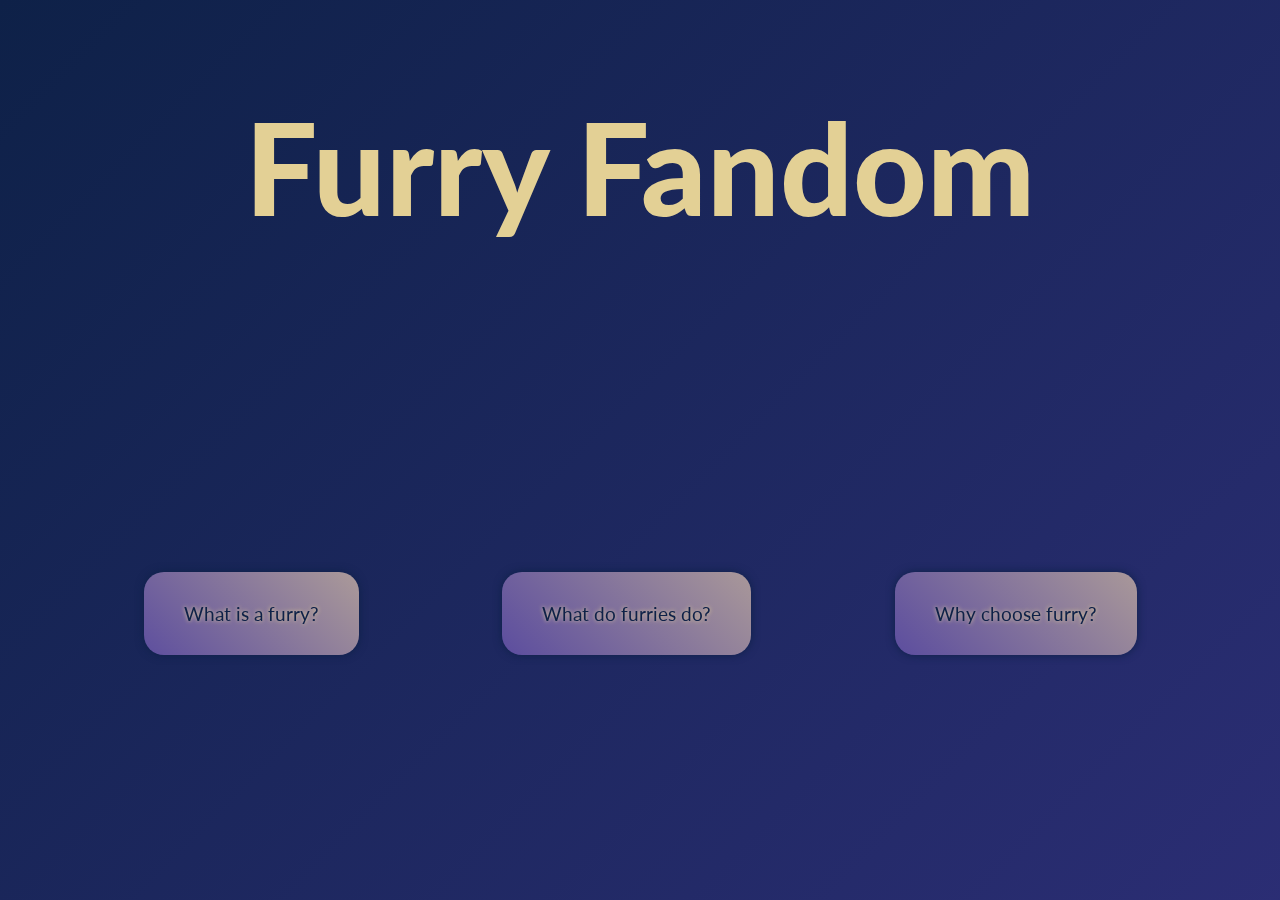
<file: index.html>
<!DOCTYPE html>
<html lang="en">
<head>
    <meta charset="UTF-8">
    <meta name="viewport" content="width=device-width, initial-scale=1.0">
    <title>Furry Fandom</title>
    <!-- Font Awesome -->
    <link rel="stylesheet" href="https://cdnjs.cloudflare.com/ajax/libs/font-awesome/6.4.2/css/all.min.css">
    <!-- Google Fonts: Lato -->
    <link href="https://fonts.googleapis.com/css2?family=Lato:wght@300;400;900&display=swap" rel="stylesheet">
    <!-- Custom CSS and JS-->
    <link rel="stylesheet" href="stylesheet.css">
    <script defer src="javascript.js"></script>
</head>
<body>
        <p id="bigText" class="txtb">Furry Fandom</p>
        <div id="Buttons">
            <a href="Links/WhatIsAFurry.html">What is a furry?</a>
            <a href="Links/WhatDoFurriesDo.html">What do furries do?</a>
            <a href="Links/Impact.html">Why choose furry?</a>
        </div>

</body>
</html>
</file>
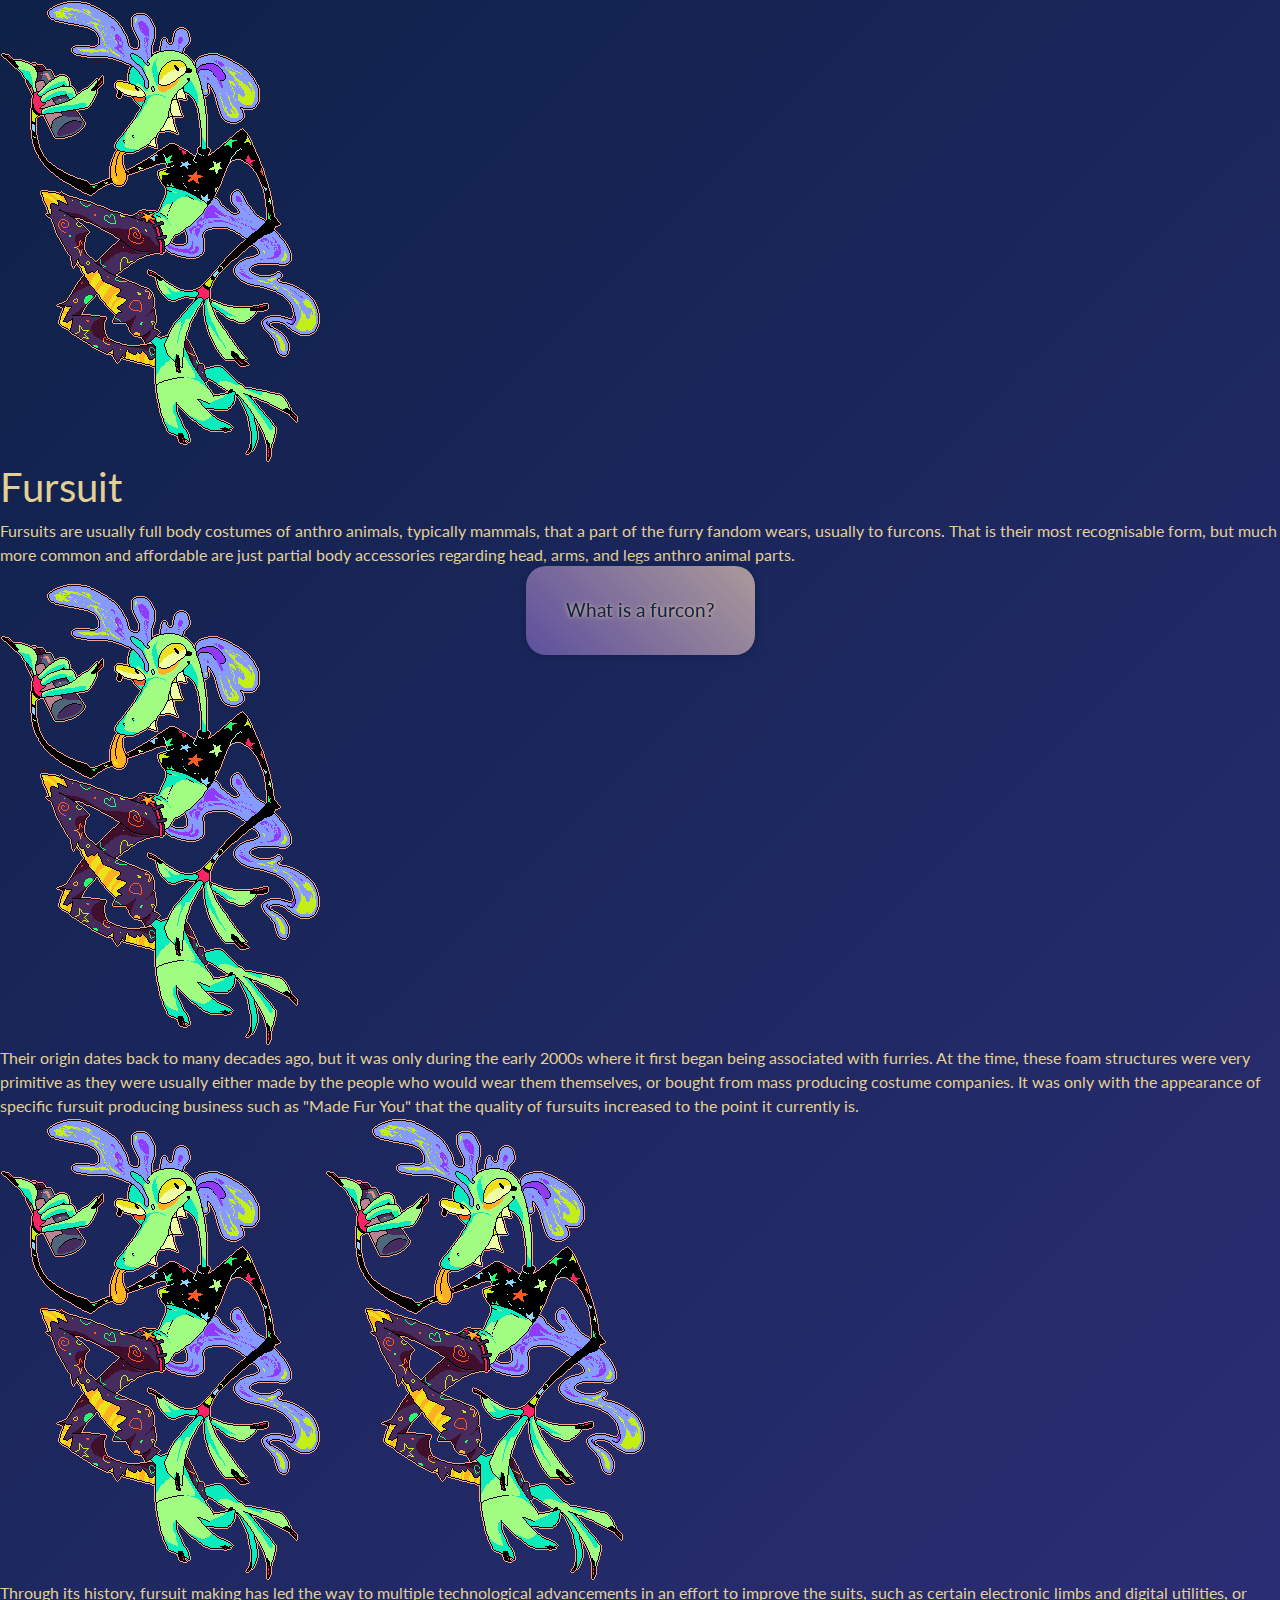
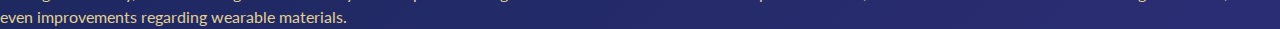
<file: WhatDoFurriesDo.html>
<!DOCTYPE html>
<html lang="en">
<head>
    <meta charset="UTF-8">
    <meta name="viewport" content="width=device-width, initial-scale=1.0">
    <title>What Do Furries Do?</title>
    <link href="https://cdn.jsdelivr.net/npm/bootstrap@5.3.5/dist/css/bootstrap.min.css" rel="stylesheet">
    <link rel="stylesheet" href="stylesheet.css">
    <link rel="stylesheet" href="https://cdnjs.cloudflare.com/ajax/libs/font-awesome/6.4.2/css/all.min.css">
    <link href="https://fonts.googleapis.com/css2?family=Lato:wght@300;400;900&display=swap" rel="stylesheet">
</head>
<body>
    <div id="content">
        <!-- ROW 1 -->
        <img src="Sea lizorse.png" alt="Fursuit">    
        <div>
            <h1>Fursuit</h1>
            <p>Fursuits are usually full body costumes of anthro animals, typically mammals, that a part of the furry fandom wears, usually to furcons. That is their most recognisable form, but much more common and affordable are just partial body accessories regarding head, arms, and legs anthro animal parts.</p>
        </div>
        <img src="Sea lizorse.png" alt="Fursuit">

        <!-- ROW 2 -->
        <div class="span2">
            Their origin dates back to many decades ago, but it was only during the early 2000s where it first began being associated with furries. At the time, these foam structures were very primitive as they were usually either made by the people who would wear them themselves, or bought from mass producing costume companies. It was only with the appearance of specific fursuit producing business such as "Made Fur You" that the quality of fursuits increased to the point it currently is.
        </div>
        <img src="Sea lizorse.png" alt="Fursuit">
        <!-- ROW 3 -->
        <img src="Sea lizorse.png" alt="Fursuit">
        <div class="span3">
            Through its history, fursuit making has led the way to multiple technological advancements in an effort to improve the suits, such as certain electronic limbs and digital utilities, or even improvements regarding wearable materials.
        </div>
    </div>
    <div id="Buttons">
        <a>What is a furcon?</a>
    </div>
</body>
</html>
</file>
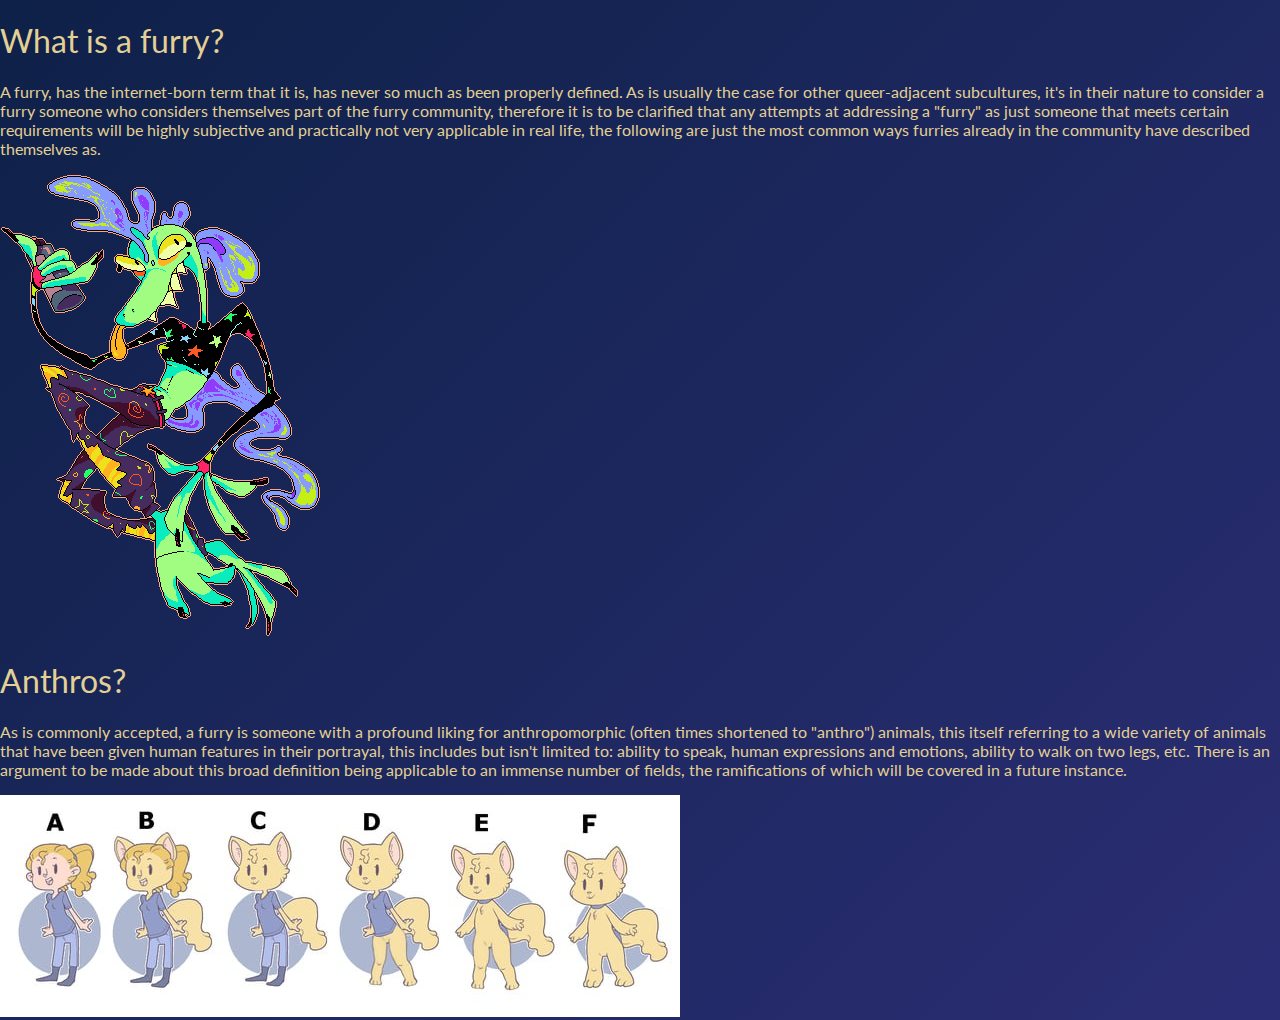
<file: WhatIsAFurry.html>
<!DOCTYPE html>
<html lang="en">
<head>
    <meta charset="UTF-8">
    <meta name="viewport" content="width=device-width, initial-scale=1.0">
    <title>Furry Fandom</title>
    <!-- Font Awesome -->
    <link rel="stylesheet" href="https://cdnjs.cloudflare.com/ajax/libs/font-awesome/6.4.2/css/all.min.css">
    <!-- Google Fonts: Lato -->
    <link href="https://fonts.googleapis.com/css2?family=Lato:wght@300;400;900&display=swap" rel="stylesheet">
    <!-- Custom CSS -->
    <link rel="stylesheet" href="stylesheet.css">
</head>
    <body>
        <div id="content">
            <!-- ROW 1 -->
            <div class="span2">
                <h1>What is a furry?</h1>
                <p>A furry, has the internet-born term that it is, has never so much as been properly defined. As is usually the case for other queer-adjacent subcultures, it's in their nature to consider a furry someone who considers themselves part of the furry community, therefore it is to be clarified that any attempts at addressing a "furry" as just someone that meets certain requirements will be highly subjective and practically not very applicable in real life, the following are just the most common ways furries already in the community have described themselves as.</p>
            </div>
            <img src="Sea lizorse.png" alt="Fursuit">    
            <!-- ROW 2 -->
            <div class="span3">
                <h1>Anthros?</h1>
                <p>As is commonly accepted, a furry is someone with a profound liking for anthropomorphic (often times shortened to "anthro") animals, this itself referring to a wide variety of animals that have been given human features in their portrayal, this includes but isn't limited to: ability to speak, human expressions and emotions, ability to walk on two legs, etc. There is an argument to be made about this broad definition being applicable to an immense number of fields, the ramifications of which will be covered in a future instance.</p>
            </div>
            <!-- ROW 3 -->
            <div class="span3">
                <img src="Pictures/What is furry/anthropomorphisation.jpg" alt="Anthropomorphisation">
            </div>
        </div>
    </body>
</html>
</file>
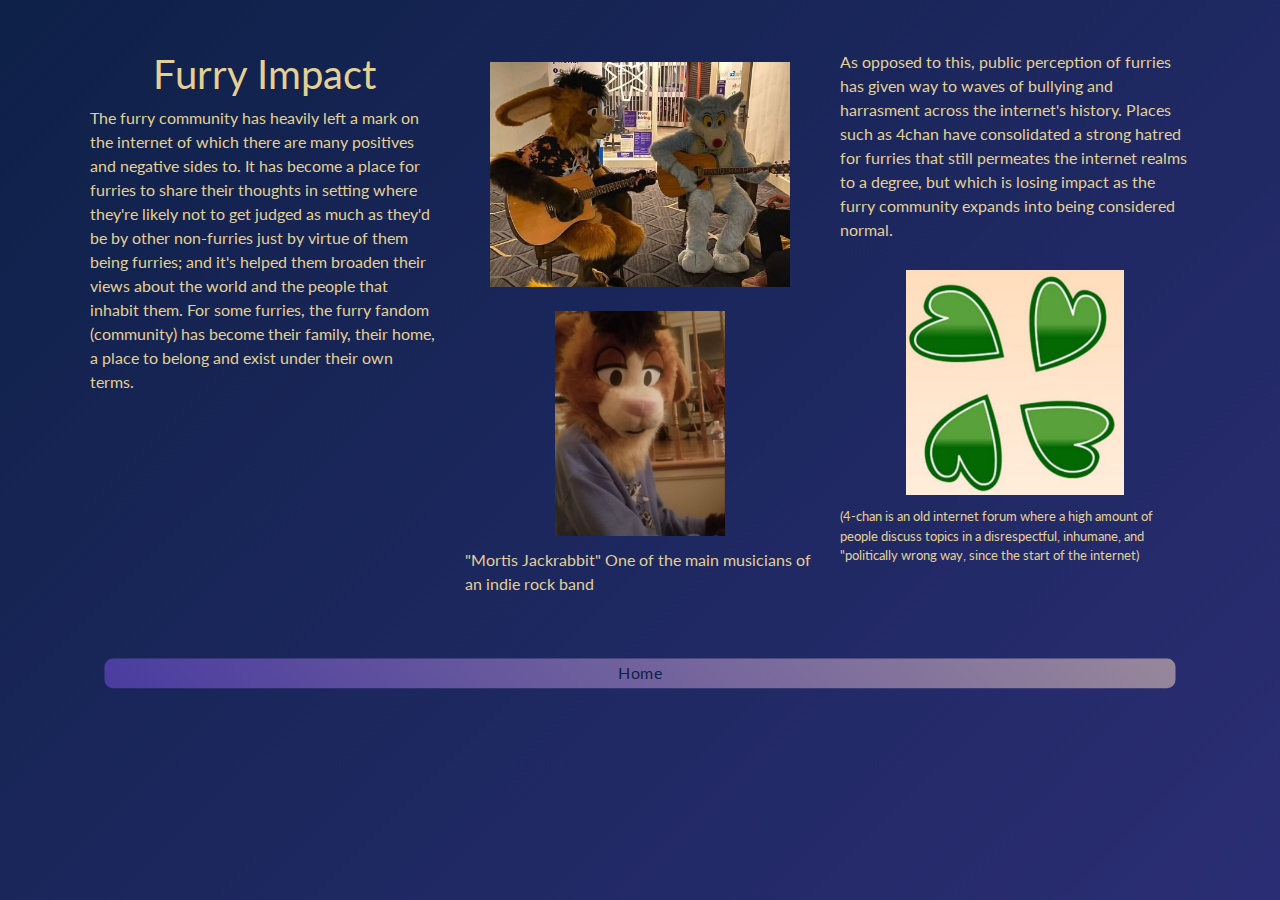
<file: Links/Impact.html>
<!DOCTYPE html>
<html lang="en">
<head>
    <meta charset="UTF-8">
    <meta name="viewport" content="width=device-width, initial-scale=1.0">
    <title>What Do Furries Do?</title>
    <link href="https://cdn.jsdelivr.net/npm/bootstrap@5.3.5/dist/css/bootstrap.min.css" rel="stylesheet">
    <link rel="stylesheet" href="../stylesheet.css">
    <link rel="stylesheet" href="https://cdnjs.cloudflare.com/ajax/libs/font-awesome/6.4.2/css/all.min.css">
    <link href="https://fonts.googleapis.com/css2?family=Lato:wght@300;400;900&display=swap" rel="stylesheet">
    <script defer src="../javascript.js"></script>
</head>
<body>
    <div class="v-content">
        <!-- Column1 -->
        <div>
            <h1>Furry Impact</h1>
            <p>The furry community has heavily left a mark on the internet of which there are many positives and negative sides to. It has become a place for furries to share their thoughts in setting where they're likely not to get judged as much as they'd be by other non-furries just by virtue of them being furries; and it's helped them broaden their views about the world and the people that inhabit them. For some furries, the furry fandom (community) has become their family, their home, a place to belong and exist under their own terms.</p>
        </div>
        <!-- Column2 -->
        <div>
            <img src="../Pictures/Why be a furry/music band.jpg">
            <img src="../Pictures/Why be a furry/rabbit boy.jpg">
            <footer>"Mortis Jackrabbit" One of the main musicians of an indie rock band</footer>
        </div>
        <!-- Column3 -->
        <div>
            <p>As opposed to this, public perception of furries has given way to waves of bullying and harrasment across the internet's history. Places such as 4chan have consolidated a strong hatred for furries that still permeates the internet realms to a degree, but which is losing impact as the furry community expands into being considered normal.</p>
            <img src="../Pictures/Why be a furry/4-chan.png">
            <footer style="font-size: small;">(4-chan is an old internet forum where a high amount of people discuss topics in a disrespectful, inhumane, and "politically wrong way, since the start of the internet)</footer>
        </div>
    </div>
    <a class="Button" href="../index.html">Home</a>
</body>
</html>
</file>
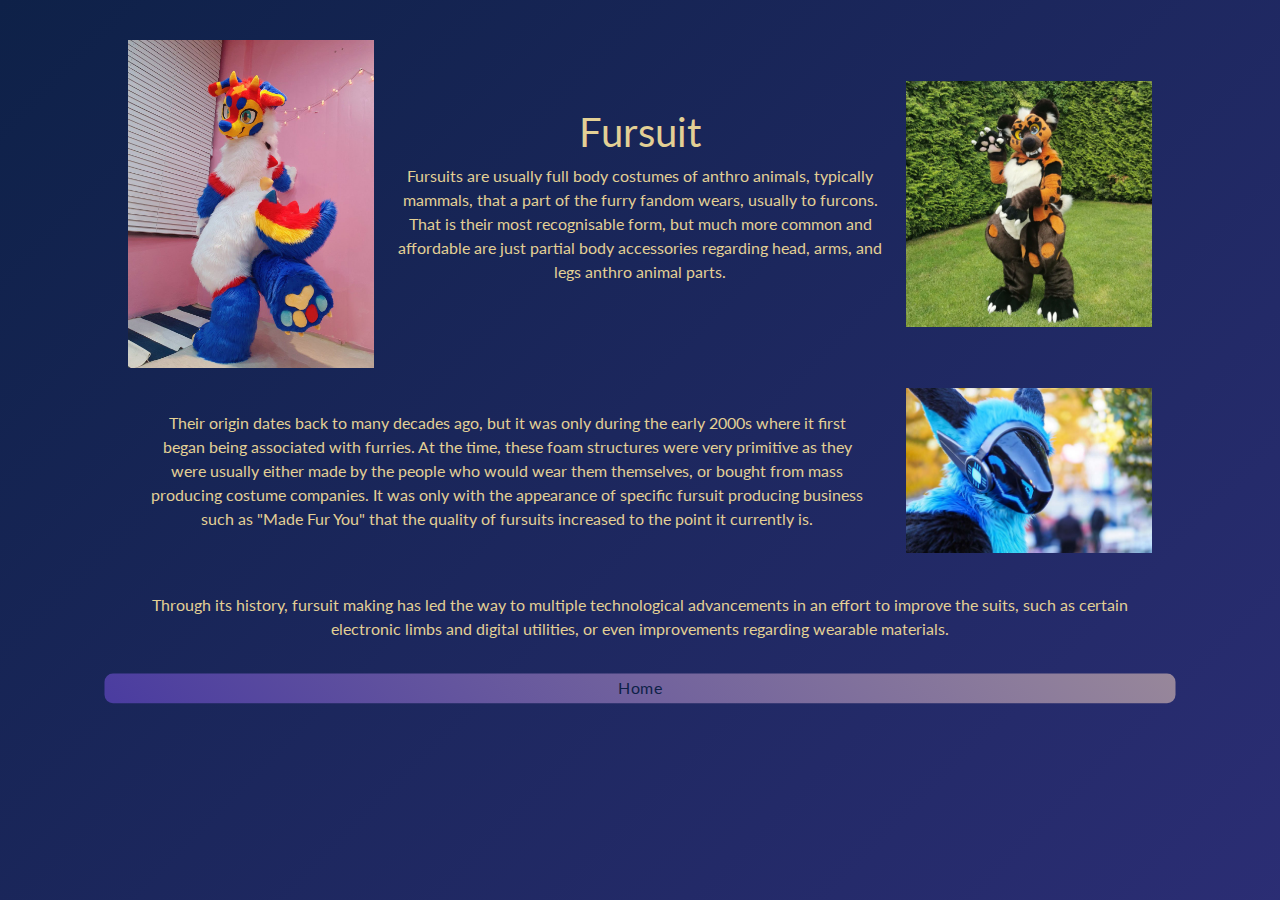
<file: Links/WhatDoFurriesDo.html>
<!DOCTYPE html>
<html lang="en">
<head>
    <meta charset="UTF-8">
    <meta name="viewport" content="width=device-width, initial-scale=1.0">
    <title>What Do Furries Do?</title>
    <link href="https://cdn.jsdelivr.net/npm/bootstrap@5.3.5/dist/css/bootstrap.min.css" rel="stylesheet">
    <link rel="stylesheet" href="../stylesheet.css">
    <link rel="stylesheet" href="https://cdnjs.cloudflare.com/ajax/libs/font-awesome/6.4.2/css/all.min.css">
    <link href="https://fonts.googleapis.com/css2?family=Lato:wght@300;400;900&display=swap" rel="stylesheet">
    <script defer src="../javascript.js"></script>
</head>
<body>
    <div class="content">
        <!-- ROW 1 -->
        <img src="../Pictures/What is furry/drago.jpg" alt="Anthropomorphisation">
        <!-- ROW 3 -->
        
        <div>
            <h1>Fursuit</h1>
            <p>Fursuits are usually full body costumes of anthro animals, typically mammals, that a part of the furry fandom wears, usually to furcons. That is their most recognisable form, but much more common and affordable are just partial body accessories regarding head, arms, and legs anthro animal parts.</p>
        </div>
        <img src="../Pictures/What is furry/orange.jpg" alt="Anthropomorphisation">
        
        <!-- ROW 2 -->
        <div class="span2">
            Their origin dates back to many decades ago, but it was only during the early 2000s where it first began being associated with furries. At the time, these foam structures were very primitive as they were usually either made by the people who would wear them themselves, or bought from mass producing costume companies. It was only with the appearance of specific fursuit producing business such as "Made Fur You" that the quality of fursuits increased to the point it currently is.
        </div>
        <img src="../Pictures/What is furry/proto.jpg" alt="Anthropomorphisation">
        <!-- ROW 3 -->
        <!-- <img src="Sea lizorse.png" alt="Fursuit"> -->
        <div class="span3">
            Through its history, fursuit making has led the way to multiple technological advancements in an effort to improve the suits, such as certain electronic limbs and digital utilities, or even improvements regarding wearable materials.
        </div>
    </div>

    <!-- <a class="Button">What is a furcon?</a> -->
    <a class="Button" href="../index.html">Home</a>
</body>
</html>
</file>
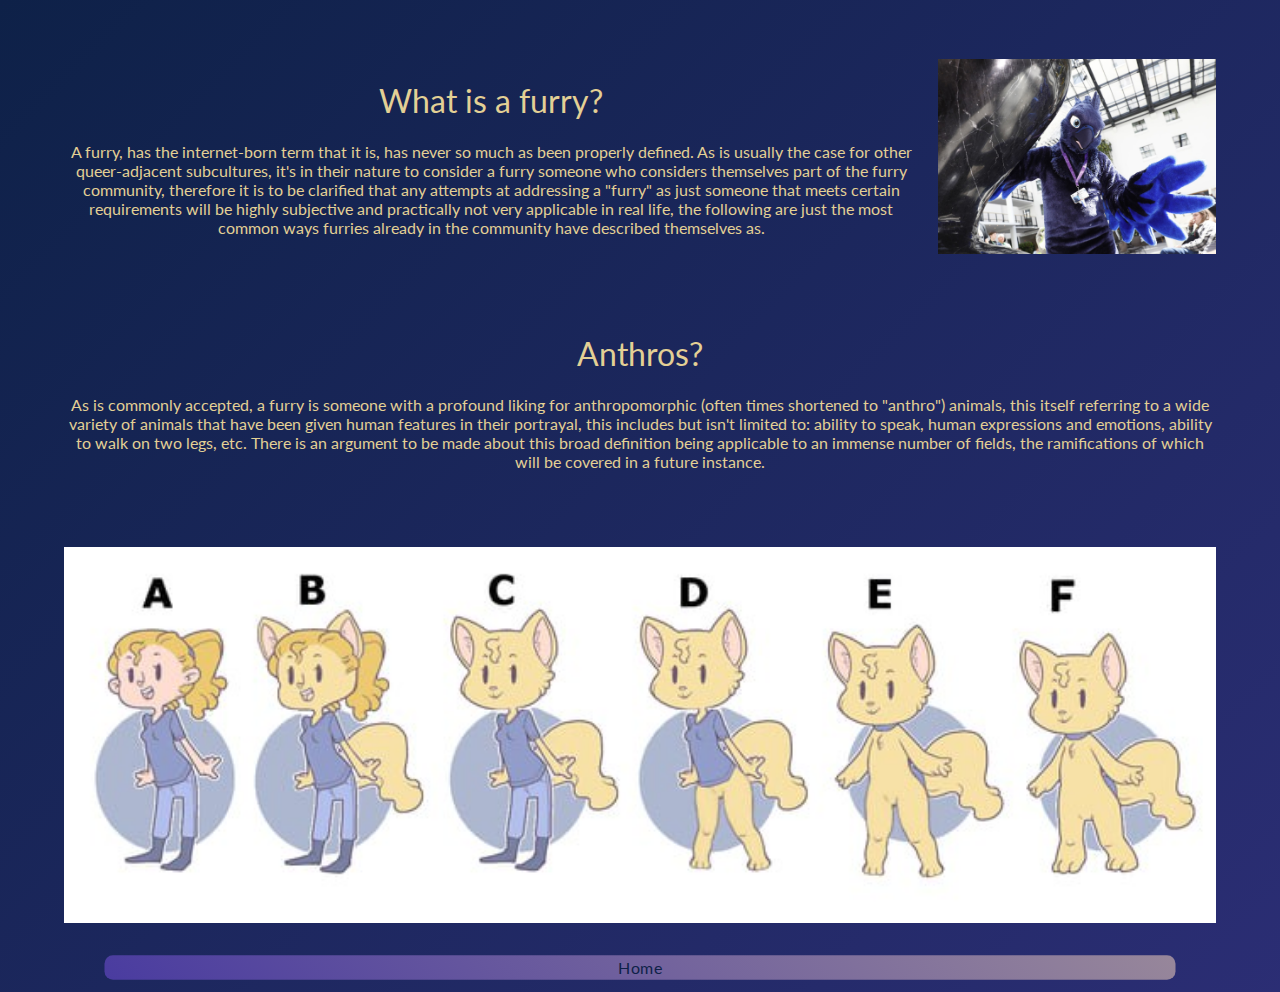
<file: Links/WhatIsAFurry.html>
<!DOCTYPE html>
<html lang="en">
<head>
    <meta charset="UTF-8">
    <meta name="viewport" content="width=device-width, initial-scale=1.0">
    <title>Furry Fandom</title>
    <!-- Font Awesome -->
    <link rel="stylesheet" href="https://cdnjs.cloudflare.com/ajax/libs/font-awesome/6.4.2/css/all.min.css">
    <!-- Google Fonts: Lato -->
    <link href="https://fonts.googleapis.com/css2?family=Lato:wght@300;400;900&display=swap" rel="stylesheet">
    <!-- Custom CSS -->
    <link rel="stylesheet" href="../stylesheet.css">
    <script defer src="../javascript.js"></script>
</head>
    <body>
        <div class="content">
            <!-- ROW 1 -->
            <div class="span2">
                <h1>What is a furry?</h1>
                <p>A furry, has the internet-born term that it is, has never so much as been properly defined. As is usually the case for other queer-adjacent subcultures, it's in their nature to consider a furry someone who considers themselves part of the furry community, therefore it is to be clarified that any attempts at addressing a "furry" as just someone that meets certain requirements will be highly subjective and practically not very applicable in real life, the following are just the most common ways furries already in the community have described themselves as.</p>
            </div>
            <div>
                <img src="../Pictures/What is furry/crow.jpg" alt="Fursuit">
            </div>
            <!-- ROW 2 -->
           <div class="span3">
                <h1>Anthros?</h1>
                <p>As is commonly accepted, a furry is someone with a profound liking for anthropomorphic (often times shortened to "anthro") animals, this itself referring to a wide variety of animals that have been given human features in their portrayal, this includes but isn't limited to: ability to speak, human expressions and emotions, ability to walk on two legs, etc. There is an argument to be made about this broad definition being applicable to an immense number of fields, the ramifications of which will be covered in a future instance.</p>
            </div>
            
            <!-- ROW 4 -->
            <div class="span3">
                <img src="../Pictures/What is furry/anthropomorphisation.jpg" alt="Anthropomorphisation">
            </div>
        </div>
        <a class="Button" href="../index.html">Home</a>
    </body>
</html>
</file>
<file: stylesheet.css>
/* Cool Colors
#0E2148 Dark Blue
#483AA0 Dark Purple
#7965C1 Light Purple
#E3D095 Milk Latte
 */

body {
    background: linear-gradient(135deg, #0E2148 0%, #483AA0 100%);
    background-size: 200% 200%;
    animation: gradient-move 18s ease-in-out infinite alternate;
    color: #E3D095;
    font-family: "Lato", sans-serif;
    margin: 0;
    min-height: 100vh;
    display: flex;
    flex-direction: column;
}

#intro
{
    display: flex;
    justify-content: center;
    align-items: center;
    min-height: 100vh;
    margin: 0;
}
#bigText {
    font-size: 10vw;
    width: 100vw;
    text-align: center;
    margin: 0;
    margin-top: 10vh;
    flex: 1 0 auto;
}

/* Set Lato as the default font for all text elements */
p, b, strong, i, em, span, h1, h2, h3, h4, h5, h6 {
    font-family: "Lato", sans-serif;
    font-weight: 400;
    font-style: normal;
}

/* Utility classes for special weights */
.txts {
    font-family: "Lato", sans-serif;
    font-weight: 300;
    font-style: normal;
}

.txtb {
    font-family: "Lato", sans-serif;
    font-weight: 900;
    font-style: normal;
}

/* Buttons at the very bottom */
#Buttons {
    width: 100vw;
    display: flex;
    justify-content: space-evenly;
    align-items: center;
    position: fixed;
    left: 0;
    bottom: 25%;
    margin: 0;
    padding: 20px 0;
    background: transparent;
    z-index: 10;
}

#Buttons a {
    box-shadow: 0 0 8px #0E2148;
    background-color: #E3D095;
    background: linear-gradient(45deg, #483AA0 0%, #E3D095 100%);
    background-size: 200% 200%;
    animation: gradient-move 5s ease-in-out infinite alternate;
    color: #0E2148;
    padding: 30px 40px;
    border-radius: 20px;
    cursor: pointer;
    transition: 100ms ease-out;
    text-decoration: none;
    text-shadow: 0px 0px 4px  #E3D095;
    font-size: 1.2em;
    font-family: "Lato", sans-serif;
    font-weight: 400;
}

#Buttons a:hover {
    background: linear-gradient(135deg, #E3D095 0%,  #483AA0 100%);
    background-size: 200% 200%;
    animation: gradient-move 6s ease-in-out infinite alternate;
    color: #E3D095;
    text-shadow: 0px 0px 4px  #0E2148;
    transform: scale(1.05);
    box-shadow: 0 4px 8px rgba(0, 0, 0, 0.2);
}
/*  */
/*  */
/*  */
/* WHAT DO FURRIES DO */
/*  */
/*  */
/*  */
.content {
    display: grid;
    grid-template-columns: 1fr 2fr 1fr;
    gap: 20px;
    align-items: center;
    text-align: center;
    width: 90%;
    margin: 0 auto;
    justify-items: center;
    padding: 40px 5% 0 5%;
}

.content > div, .content > img {
    width: 100%;
}

.content img {
    width: 100%;
    max-height: 50vh;
    object-fit: contain;
    display: block;
    margin: 0 auto;
}

.content .span2 {
    grid-column: 1 / span 2;
    text-align: center;
    padding: 20px;
}

.content .span3 {
    grid-column: 1 / span 3;
    padding: 20px;
}

/* Responsive: stack columns on small screens */
@media (max-width: 900px) {
    .content {
        grid-template-columns: 1fr;
        padding: 20px 2vw 0 2vw;
    }
    .content .span2,
    .content .span3 {
        grid-column: auto;
        padding: 12px 0;
    }
    .content img {
        max-width: 90vw;
        max-height: 30vh;
    }
}

/* V-Content */
.v-content {
    display: flex;
    flex-direction: row;
    justify-content: center;
    align-items: flex-start;
    padding: 50px;
    width: 95vw;
    max-width: 1200px;
    margin: 0 auto;
    gap: 2vw;
    box-sizing: border-box;
    overflow: hidden; /* Hide scrollbar by default */
}

.v-content > div {
    flex: 1 1 0;
    min-width: 0;
    max-width: 100%;
    display: flex;
    flex-direction: column;
    align-items: center;
}

.v-content img {
    max-width: 100%;
    max-height: 25vh;
    object-fit: contain;
    display: block;
    margin: 12px auto;
}

/* Responsive: stack columns on small screens */
@media (max-width: 900px) {
    .v-content {
        overflow: auto; /* Enable scrollbar on small screens */
        padding: 10px;
        flex-direction: column;
        align-items: center;
        width: 98vw;
        gap: 18px;
    }
    .v-content img {
        max-width: 90vw;
        max-height: 50vh;
    }
}

.Button{
    background-color: #E3D095;
    background: linear-gradient(45deg, #483AA0 0%, #E3D095 100%);
    background-size: 200% 200%;
    animation: gradient-move 6s ease-in-out infinite alternate;
    color: #0E2148;
    margin: 10px;
    text-align: center;
    padding: 3px;
    border-radius: 10px;
    cursor: pointer;
    transition: 50ms ease-out;
    text-decoration: none;
    font-size: 1.2em;
    font-family: "Lato", sans-serif;
    font-weight: 400;
    transform: scale(0.85);
}

.Button:hover {
    background: linear-gradient(135deg, #E3D095 0%,  #483AA0 100%);
    background-size: 200% 200%;
    animation: gradient-move 6s ease-in-out infinite alternate;
    color: #E3D095;
    transform: scale(0.9);
    text-shadow: 0px 0px 4px  #0E2148;
    box-shadow: 0 4px 8px rgba(0, 0, 0, 0.2);
}
/*  */
/*  */
/* Furry Impact */
/*  */
/*  */

@media (max-width: 700px) {
    #Buttons {
        flex-direction: column;
        align-items: stretch;
        padding: 10px 0;
        bottom: 0; /* Make sure it's at the very bottom */
    }
    #Buttons a {
        font-size: 1em;
        padding: 16px 10px;
        margin: 6px 12vw;
        border-radius: 14px;
    }
}

/* Keyframes for animated gradient */
@keyframes gradient-move {
    0% {
        background-position: 0% 50%;
    }
    50% {
        background-position: 100% 50%;
    }
    100% {
        background-position: 0% 50%;
    }
}

.cursor-trail-paw {
    position: fixed;
    pointer-events: none;
    font-size: 12px;
    width: 12px;
    height: 12px;
    transform: translate(-50%, -50%) scale(1.1) rotate(-10deg);
    opacity: 1;
    z-index: 9999;
    transition: opacity 0.4s, transform 0.4s;
    will-change: top, opacity;
}
.cursor-trail-paw i {
    color: inherit;
    text-shadow: 0 0 6px #fff3, 0 0 2px #0E2148;
}

.asteroid-paw {
    position: fixed;
    z-index: -1; /* Behind most UI, but above background */
    pointer-events: none;
    opacity: 0.8;
    will-change: left, top, opacity, transform;
    user-select: none;
}
.asteroid-paw i {
    color: inherit;
    text-shadow: 0 0 8px #fff6, 0 0 2px #0E2148;
}
</file>
